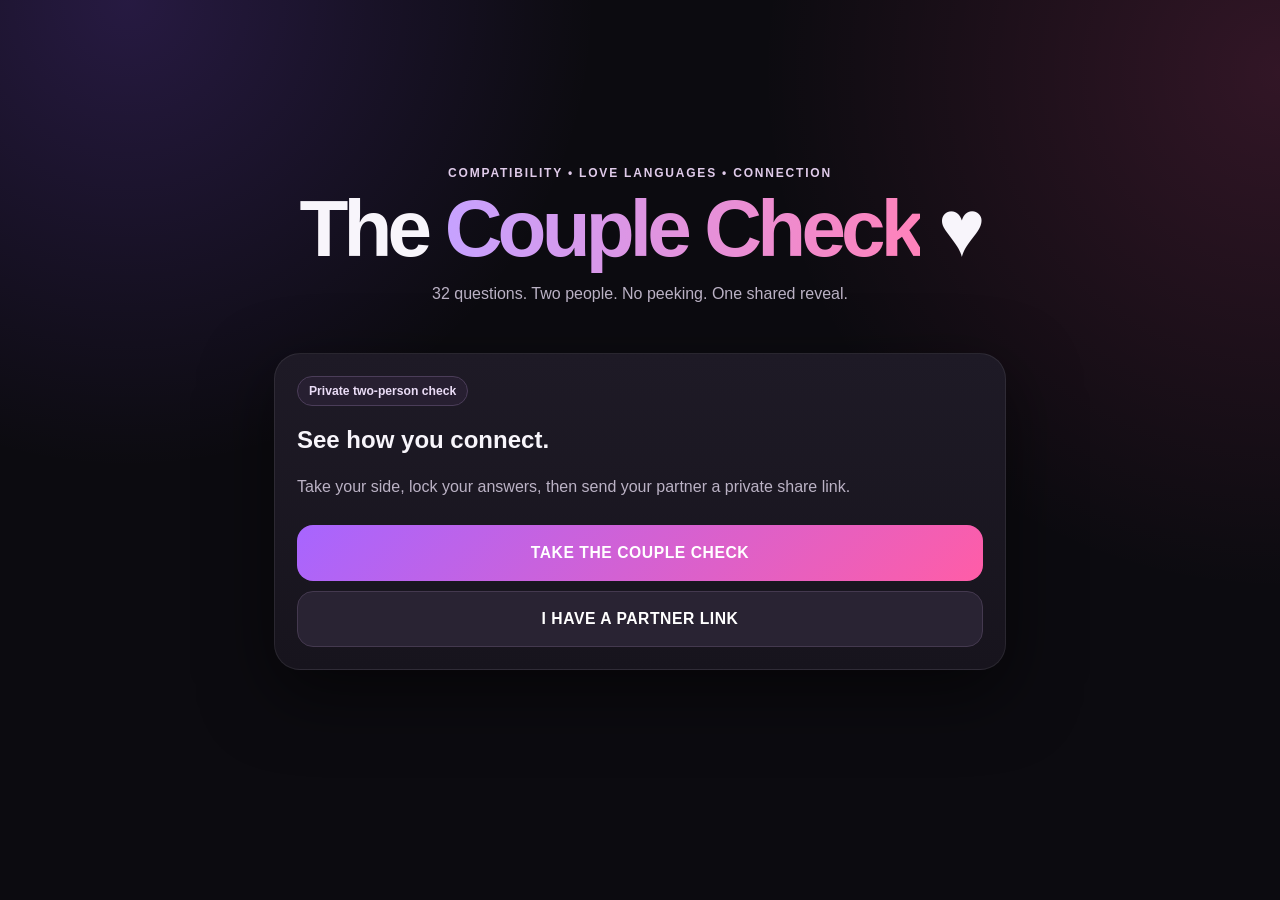
<file: index.html>
<!doctype html><html lang="en"><head><meta charset="utf-8"><meta name="viewport" content="width=device-width,initial-scale=1,viewport-fit=cover"><meta name="theme-color" content="#0c0b10"><meta name="apple-mobile-web-app-capable" content="yes"><meta name="apple-mobile-web-app-status-bar-style" content="black-translucent"><title>The Couple Check ♥</title><link rel="manifest" href="./manifest.webmanifest"><link rel="icon" href="./icon.svg" type="image/svg+xml"><link rel="apple-touch-icon" href="./icon.svg"><style>:root{--bg:#0c0b10;--card:#1b1922;--text:#f8f5fb;--muted:#bbb2c5;--a:#a765ff;--b:#ff5da7;--line:#3a3342}*{box-sizing:border-box}body{margin:0;min-height:100vh;background:radial-gradient(circle at 10% 0,#8c52ff35,transparent 32%),radial-gradient(circle at 100% 8%,#ff4f9d28,transparent 34%),var(--bg);color:var(--text);font-family:-apple-system,BlinkMacSystemFont,"Segoe UI",sans-serif}.wrap{width:min(760px,100%);margin:auto;padding:20px 14px calc(72px + env(safe-area-inset-bottom))}.screen{min-height:calc(100vh - 92px);display:flex;flex-direction:column;justify-content:center}.hero{text-align:center;margin-bottom:18px}.eyebrow,.kicker{font-size:.75rem;font-weight:900;letter-spacing:.15em;text-transform:uppercase;color:#e0cbea}.hero h1{font-size:clamp(2.7rem,11vw,5rem);line-height:.92;letter-spacing:-.06em;margin:12px 0}.grad{background:linear-gradient(90deg,#c6a2ff,#ff82ba);-webkit-background-clip:text;color:transparent}.sub,.tiny{color:var(--muted);line-height:1.6}.tiny{font-size:.82rem}.card{background:linear-gradient(180deg,#1e1a26,#17141d);border:1px solid #ffffff14;border-radius:26px;padding:22px;box-shadow:0 24px 70px #0008;margin:12px 0}.btn,.option,.rate{appearance:none;-webkit-appearance:none;-webkit-tap-highlight-color:transparent}.btn{width:100%;border:0;border-radius:17px;padding:15px 18px;min-height:52px;margin-top:10px;font-size:.98rem;font-weight:850;color:#fff;background:linear-gradient(135deg,var(--a),var(--b));cursor:pointer}.btn.alt{background:#292333;border:1px solid #44394f}.btn.ghost{background:#ffffff05;border:1px solid var(--line);color:#d9cfdf}.btn:disabled{opacity:.4}.row{display:flex;gap:10px}.row .btn{flex:1}.input{width:100%;padding:15px;border-radius:15px;border:1px solid #403747;background:#100f15;color:#fff;font-size:1rem}.pill{display:inline-block;padding:7px 11px;border-radius:999px;background:#271f31;border:1px solid #4b3d59;color:#eadcf6;font-size:.76rem;font-weight:800}.top{display:flex;align-items:center;gap:10px;margin-bottom:16px}.back{border:0;background:transparent;color:#cfc2d8;font-weight:800;padding:8px}.pb{flex:1}.meta{display:flex;justify-content:space-between;color:var(--muted);font-size:.72rem;font-weight:800;text-transform:uppercase}.prog,.bar{height:8px;background:#292331;border-radius:99px;overflow:hidden;margin-top:7px}.prog i,.bar i{display:block;height:100%;background:linear-gradient(90deg,var(--a),var(--b));transition:width .25s}.q{font-size:clamp(1.55rem,6vw,2.25rem);line-height:1.14;letter-spacing:-.03em;margin:15px 0}.opts{display:grid;gap:10px}.option{display:flex;align-items:flex-start;gap:12px;width:100%;text-align:left;padding:15px;border-radius:18px;border:1px solid #393240;background:#121017;color:#fff;font-size:1rem;line-height:1.35}.option.sel{border-color:#bc7dff;background:#271a34;box-shadow:0 0 0 2px #a765ff22 inset}.badge{flex:0 0 30px;height:30px;border-radius:10px;background:#2b2437;display:grid;place-items:center;font-weight:850}.option.sel:after{content:'✓';margin-left:auto;width:26px;height:26px;border-radius:50%;display:grid;place-items:center;background:linear-gradient(135deg,var(--a),var(--b));font-weight:900}.ratings{display:grid;grid-template-columns:repeat(5,1fr);gap:7px}.rate{min-height:48px;border-radius:13px;border:1px solid #393240;background:#121017;color:#fff;font-weight:850}.rate.sel{background:#603a76;border-color:#c486ff}.anchors{display:flex;justify-content:space-between;color:var(--muted);font-size:.72rem;margin-top:8px}.code{word-break:break-all;background:#0f0e13;border:1px dashed #594a68;padding:13px;border-radius:14px;font:12px ui-monospace,monospace;line-height:1.5}.score{font-size:clamp(5rem,25vw,8rem);font-weight:950;letter-spacing:-.08em;line-height:.9;text-align:center}.grid{display:grid;grid-template-columns:repeat(2,1fr);gap:10px}.scorebox,.compare,.challenge{padding:16px;border-radius:18px;border:1px solid #3c3444;background:#121017}.scorebox strong{font-size:1.65rem}.compare{margin-top:10px}.compare .who{display:grid;grid-template-columns:1fr 1fr;gap:8px;margin-top:9px}.answer{padding:10px;border-radius:12px;background:#211a29;font-size:.86rem}.challenge{margin-top:10px;background:#1d1624}.challenge strong{display:block;margin-bottom:6px}.qa{position:fixed;z-index:50;right:10px;bottom:10px;width:min(330px,calc(100vw - 20px));background:#100d14f2;border:1px solid #9f6bd4;border-radius:18px;padding:12px;box-shadow:0 20px 60px #000}.qa h3{margin:0 0 6px}.qa .row{display:grid;grid-template-columns:1fr 1fr}.qa .btn{min-height:40px;padding:9px;font-size:.78rem;margin-top:6px}.hidden{display:none!important}@media(max-width:560px){.wrap{padding:14px 11px 70px}.card{padding:18px;border-radius:22px}.grid{grid-template-columns:1fr}.row{flex-direction:column;gap:0}.who{grid-template-columns:1fr!important}.screen{min-height:calc(100vh - 84px)}}@media(prefers-reduced-motion:reduce){*{transition:none!important}}</style></head><body><main id="app" class="wrap"></main><div id="qa" class="qa hidden"></div><script>
const Q=[
{c:'Communication',t:'mc',q:'When something is bothering you, what feels healthiest?',o:['Talk about it fairly soon','Take a little time, then talk','Wait until my partner notices','Avoid it unless it becomes serious']},{c:'Communication',t:'multi',q:'What helps you feel heard in a serious conversation?',o:['Eye contact and full attention','Questions that show curiosity','Validation before advice','A calm tone','A clear solution or next step']},{c:'Communication',t:'rate',q:'How important is frequent communication throughout the day?'},{c:'Communication',t:'situ',q:'Situation: You send an important message and your partner does not reply for several hours. What is most like your first reaction?',o:['Assume they are busy and wait','Send a light follow-up','Check on them','Feel uneasy but wait to discuss it','Call or message again for reassurance']},
{c:'Trust',t:'mc',q:'How much independence feels right in a relationship?',o:['A lot; trust and autonomy matter','A balance of togetherness and independence','Mostly doing things together','Frequent reassurance and check-ins']},{c:'Trust',t:'moreless',q:'Which statement is MORE like you?',o:['I trust until I have a concrete reason not to','I feel safest when expectations and boundaries are very explicit']},{c:'Trust',t:'multi',q:'Which behaviors make you feel secure in a relationship?',o:['Consistency','Honesty even when awkward','Following through','Respecting privacy','Including me in important parts of life']},{c:'Trust',t:'situ',q:'Situation: Your partner makes new friends you have never met. What feels most natural?',o:['I am comfortable and let it unfold','I am curious and would like to meet them','I want some context and reassurance','I would feel uncomfortable until I know more']},
{c:'Affection',t:'rate',q:'How much everyday physical affection do you ideally want?',a:'Very little',b:'Very frequent'},{c:'Affection',t:'mc',q:'What makes romance feel most meaningful?',o:['Thoughtful small gestures','Planned dates and experiences','Participating in bonding activities','Deep conversation','Physical closeness']},{c:'Affection',t:'moreless',q:'Which is MORE like you?',o:['I enjoy spontaneous affection throughout ordinary days','Affection feels best when I am already relaxed and emotionally connected']},{c:'Affection',t:'situ',q:'Situation: You have both had an exhausting day. What would make you feel closest?',o:['Cuddle or hold each other','Talk and decompress together','Doing an activity together','Do something thoughtful for each other','Give each other space, then reconnect']},
{c:'Lifestyle',t:'mc',q:'Your ideal free weekend is…',o:['Mostly relaxing together','Going out and trying something new','A mix of plans and downtime','Doing our own things, then reconnecting']},{c:'Lifestyle',t:'multi',q:'Which shared-life habits matter most to you?',o:['Regular date time','Shared hobbies','Time with friends or family','Personal alone time','Spontaneous adventures']},{c:'Lifestyle',t:'rate',q:'How important is having similar social-energy levels?',a:'Not important',b:'Very important'},{c:'Lifestyle',t:'situ',q:'Situation: You unexpectedly get an entire Saturday together. What sounds best?',o:['Make plans and go somewhere','Stay home and relax together','Do one activity, then relax','Each do your own thing for part of the day']},
{c:'Future',t:'mc',q:'When thinking long-term, you prefer…',o:['Clear shared goals and timelines','A direction with room to adapt','Taking life year by year','I do not like planning far ahead']},{c:'Future',t:'rate',q:'How important is it that a serious couple shares a clear vision for the future?',a:'Not important',b:'Essential'},{c:'Future',t:'multi',q:'Which future topics feel important to align on?',o:['Where to live','Career priorities','Marriage or commitment expectations','Children or family structure','Travel and life experiences']},{c:'Future',t:'situ',q:'Situation: One partner gets an exciting opportunity that could significantly change your shared routine. What should happen first?',o:['Talk through how it affects both people','Encourage them to take it, then adjust','Make a pros-and-cons plan together','Protect the current relationship routine unless both strongly agree']},
{c:'Conflict',t:'mc',q:'After an argument, what helps you reconnect?',o:['A calm conversation and resolution','Affection and reassurance','A sincere apology plus changed behavior','Space first, then reconnect']},{c:'Conflict',t:'moreless',q:'Which is MORE like you during conflict?',o:['I want to stay engaged until we understand each other','I communicate better after I have time to cool down']},{c:'Conflict',t:'rate',q:'How important is resolving a disagreement before going to sleep?',a:'Not important',b:'Very important'},{c:'Conflict',t:'situ',q:'Situation: Your partner says something that hurts you but insists they did not mean it that way. What matters most next?',o:['They understand the impact','I understand their intent','We both explain our perspective','We pause before either person gets more defensive']},
{c:'Intimacy',t:'mc',q:'Emotional intimacy grows most through…',o:['Honest vulnerable conversation','Quality time and shared experiences','Physical affection','Helping each other through real life']},{c:'Intimacy',t:'multi',q:'What makes you feel emotionally close?',o:['Sharing fears or insecurities','Laughing and being playful','Physical closeness','Feeling accepted without judgment','Being supported during stress']},{c:'Intimacy',t:'rate',q:'How important is keeping dating energy alive in a long-term relationship?',a:'Not important',b:'Essential'},{c:'Intimacy',t:'situ',q:'Situation: You notice you have felt less connected lately. What would you most want to do first?',o:['Plan intentional quality time','Talk openly about the distance','Increase everyday affection','Do something new together']},
{c:'Love Style',t:'mc',q:'After a hard day, what would make you feel most loved?',o:['Encouraging words','Undivided time together','Help with something practical','A long hug or cuddle','A thoughtful little surprise'],lm:true},{c:'Love Style',t:'multi',q:'Select every gesture that strongly says “I love you” to you.',o:['Specific compliments or appreciation','Uninterrupted time together','Doing something helpful without being asked','Hugs or affectionate touch','A meaningful gift or surprise'],lm:true},{c:'Love Style',t:'moreless',q:'Which is MORE like you?',o:['I feel especially loved when my partner makes focused time for me','I feel especially loved when my partner notices what needs doing and helps'],lm:true},{c:'Love Style',t:'situ',q:'Situation: Your partner wants to make you feel special this week. Which choice would land best?',o:['Write or say something deeply appreciative','Plan uninterrupted time together','Take something stressful off my plate','Be especially physically affectionate','Bring me something thoughtful that shows they noticed me'],lm:true}];
let i=0,A=[],name='',P=null,ME=null,qaMode=new URLSearchParams(location.search).get('qa')==='1';const PROG='couple_progress_v2';function saveProg(){try{localStorage.setItem(PROG,JSON.stringify({i,A,name,P,ts:Date.now()}))}catch{}}function clearProg(){try{localStorage.removeItem(PROG)}catch{}}function getProg(){try{const p=JSON.parse(localStorage.getItem(PROG)||'null');return p&&Date.now()-p.ts<604800000?p:null}catch{return null}}function resumeScreen(p){app.innerHTML='<section class=screen><div class=card><div class=kicker>Welcome back ♥</div><h2>Your answers are still here.</h2><p class=sub>Resume around question '+Math.min(32,(p.i||0)+1)+' or start over.</p>'+B('Resume Couple Check','resume')+B('Start over','discard','alt')+'</div></section>'}const app=document.querySelector('#app');
const enc=o=>btoa(unescape(encodeURIComponent(JSON.stringify(o)))).replace(/\+/g,'-').replace(/\//g,'_').replace(/=+$/,'');const dec=s=>{s=s.replace(/-/g,'+').replace(/_/g,'/');while(s.length%4)s+='=';return JSON.parse(decodeURIComponent(escape(atob(s))))};const base=()=>location.href.split('?')[0].split('#')[0];const B=(t,a,z='')=>`<button class="btn ${z}" data-a="${a}">${t}</button>`;
function home(){app.innerHTML=`<section class=screen><div class=hero><div class=eyebrow>Compatibility • Love Languages • Connection</div><h1>The <span class=grad>Couple Check</span> ♥</h1><p class=sub>32 questions. Two people. No peeking. One shared reveal.</p></div><div class=card><span class=pill>Private two-person check</span><h2>See how you connect.</h2><p class=sub>Take your side, lock your answers, then send your partner a private share link.</p>${B('Take the Couple Check','name')}${B('I have a partner link','join','alt')}</div></section>`}
function nameScreen(){app.innerHTML=`<section class=screen><div class=card><div class=kicker>${P?'Partner 2':'Partner 1'}</div><h2>Who’s owning these answers?</h2>${P?`<p class=sub>You’re checking in with <b>${P.n}</b>. Their answers stay hidden until you lock yours.</p>`:'<p class=sub>Use a first name or nickname.</p>'}<input class=input id=n maxlength=24 placeholder="Name or nickname">${B('Start the check','start')}${B('Back','home','ghost')}</div></section>`}
function qScreen(){let q=Q[i],a=A[i],hint=q.t==='multi'?'Select all that apply.':q.t==='rate'?'Choose from 1 to 5.':q.t==='moreless'?'Choose the statement more like you.':'';let opts=q.t==='rate'?`<div class=ratings>${[1,2,3,4,5].map(n=>`<button class="rate ${a===n?'sel':''}" data-p="${n}">${n}</button>`).join('')}</div><div class=anchors><span>${q.a||'Low'}</span><span>${q.b||'High'}</span></div>`:q.o.map((x,j)=>`<button class="option ${(q.t==='multi'?Array.isArray(a)&&a.includes(j):a===j)?'sel':''}" data-p="${j}"><span class=badge>${String.fromCharCode(65+j)}</span><span>${x}</span></button>`).join('');app.innerHTML=`<section class=screen style="justify-content:flex-start"><div class=top><button class=back data-a=back>← Back</button><div class=pb><div class=meta><span>${q.c}</span><span>${i+1} / ${Q.length}</span></div><div class=prog><i style="width:${(i+1)/Q.length*100}%"></i></div></div></div><div class=card><div class=kicker>${q.t==='multi'?'Select all that apply':'Own your answer'}</div><h2 class=q>${q.q}</h2>${hint?`<p class=tiny>${hint}</p>`:''}<div class=opts>${opts}</div>${B(i===Q.length-1?'Review & lock':'Next →','next',valid(a)?'':'disabled')}</div></section>`;if(!valid(a))app.querySelector('[data-a=next]').disabled=true}
function valid(a){return a!==undefined&&(!Array.isArray(a)||a.length>0)}function start(){name=document.querySelector('#n').value.trim();if(!name)return;A=[];i=0;saveProg();qScreen()}function next(){if(!valid(A[i]))return;if(i<Q.length-1){i++;saveProg();qScreen()}else lock()}function back(){if(i){i--;saveProg();qScreen()}else nameScreen()}
function lock(){app.innerHTML=`<section class=screen><div class=card><div class=kicker>Final check</div><h2>Ready to lock it in?</h2><p class=sub>Once these answers are locked, this run moves forward to the private share/reveal flow.</p>${B('Lock my answers','locked')}${B('Go back','q','alt')}</div></section>`}
function locked(){ME={n:name,a:A};if(!P){let share=base()+'?partner='+encodeURIComponent(enc(ME));app.innerHTML=`<section class=screen><div class=card><div class=kicker>Answers locked</div><h2>Your move is done.</h2><p class=sub>Your answers are packaged into the private partner link. Your partner completes their side before anything is revealed.</p><div class=challenge><strong>Partner Share Link</strong><div class=code id=share>${share}</div></div>${B('Share partner link','share')}${B('Copy partner link','copy','alt')}<div class=challenge><strong>Reveal status</strong><span class=tiny>Waiting for your partner to own their answers.</span></div></div></section>`}else ready()}
function ready(){app.innerHTML=`<section class=screen><div class=card><div class=kicker>Both partners submitted</div><h2>Both answers are locked.</h2><p class=sub>No changing them. No peeking early. The shared reveal is ready.</p>${B('Reveal our Couple Check ♥','results')}</div></section>`}
function pair(q,a,b){if(q.t==='multi'){let x=a||[],y=b||[],u=new Set(x.concat(y)),m=x.filter(v=>y.includes(v)).length;return u.size?Math.round(m/u.size*100):100}if(q.t==='rate')return Math.max(0,100-Math.abs(a-b)*25);return a===b?100:50}function txt(q,a){if(q.t==='rate')return String(a);if(q.t==='multi')return (a||[]).map(x=>q.o[x]).join(', ');return q.o[a]}
function results(){let cats={},scores=[];Q.forEach((q,k)=>{let s=pair(q,ME.a[k],P.a[k]);scores.push(s);(cats[q.c]??=[]).push(s)});let overall=Math.round(scores.reduce((a,b)=>a+b,0)/scores.length),areas=Object.keys(cats).filter(k=>k!=='Love Style').map(k=>[k,Math.round(cats[k].reduce((a,b)=>a+b,0)/cats[k].length)]).sort((a,b)=>b[1]-a[1]);let comps=Q.map((q,k)=>({q,k,s:pair(q,ME.a[k],P.a[k])})).sort((a,b)=>a.s-b.s);let reveal=base()+'?reveal='+encodeURIComponent(enc({p1:P,p2:ME}));let tasks=['Compare the two answers that surprised each of you most and explain why.','Plan one hour of uninterrupted quality time this week with phones away.','Each name one behavior that makes you feel especially secure and appreciated.','Choose one small relationship habit you both want to practice for the next seven days.','Plan a date that combines one person’s preferred style with the other person’s preferred style.'];app.innerHTML=`<section class=screen style="justify-content:flex-start"><div class=hero><div class=eyebrow>${P.n} + ${ME.n}</div><h1>The <span class=grad>Reveal</span> ♥</h1></div><div class=card><div class=kicker>Compatibility result</div><div class=score>${overall}%</div><p class=sub>${overall>=80?'Strong overall alignment with enough differences to keep the relationship dynamic.':overall>=65?'Meaningful common ground, with a few areas worth talking through intentionally.':'More contrast than overlap, making curiosity and clear communication especially useful.'}</p></div><div class=card><div class=kicker>Compatibility by area</div><div class=grid>${areas.map(x=>`<div class=scorebox><span class=tiny>${x[0]}</span><br><strong>${x[1]}%</strong><div class=bar><i style="width:${x[1]}%"></i></div></div>`).join('')}</div></div><div class=card><div class=kicker>Answer comparison</div><h2>Where you matched — and where you didn’t</h2>${comps.slice(0,5).map(x=>`<div class=compare><strong>${x.q.q}</strong><div class=who><div class=answer><span class=tiny>${P.n}</span><br>${txt(x.q,P.a[x.k])}</div><div class=answer><span class=tiny>${ME.n}</span><br>${txt(x.q,ME.a[x.k])}</div></div></div>`).join('')}</div><div class=card><div class=kicker>Relationship insight</div><h2>Strongest alignment: ${areas[0][0]}</h2><p class=sub>Your answers lined up most consistently here.</p><h2>Best conversation starter: ${areas[areas.length-1][0]}</h2><p class=sub>This is where your answers differed most. Compare expectations without assuming either answer is wrong.</p></div><div class=card><div class=kicker>What happens next</div><h2>Your Couple Challenges</h2><p class=sub>Turn the reveal into something you actually do together.</p>${tasks.map((t,j)=>`<div class=challenge><strong>${j+1}. Couple Challenge</strong>${t}</div>`).join('')}</div><div class=card><div class=kicker>Shared reveal</div><h2>Send the finished result back.</h2><div class=code id=reveal>${reveal}</div>${B('Share our reveal ♥','shareReveal')}${B('Copy reveal link','copyReveal','alt')}</div>${B('Take it again','reset','ghost')}</section>`}
function loadReveal(o){P=o.p1;ME=o.p2;results()}function join(){let v=prompt('Paste your Couple Check partner link or code');if(!v)return;try{let token=v.includes('partner=')?new URL(v).searchParams.get('partner'):v;P=dec(token);nameScreen()}catch(e){alert('That partner link/code could not be read.') }}function copy(id){navigator.clipboard?.writeText(document.querySelector(id).textContent)}function share(url,text){navigator.share?navigator.share({title:'The Couple Check',text,url}).catch(()=>{}):navigator.clipboard?.writeText(url)}function reset(){location.href=base()+(qaMode?'?qa=1':'')}
function fake(seed=0){return Q.map((q,k)=>q.t==='multi'?[((k+seed)%q.o.length),((k+seed+2)%q.o.length)].filter((v,n,a)=>a.indexOf(v)===n):q.t==='rate'?1+((k+seed)%5):(k+seed)%q.o.length)}function qa(){let box=document.querySelector('#qa');box.classList.remove('hidden');box.innerHTML=`<h3>Couple Check QA</h3><div class=tiny>Jump through the full two-person flow without answering 32 questions manually.</div><div class=row>${B('Home','qaHome','ghost')}${B('Question 16','qaQ','ghost')}${B('P1 locked','qaP1','ghost')}${B('Both locked','qaBoth','ghost')}${B('Results','qaResults','ghost')}${B('Reload clean','reset','ghost')}</div>`}
app.onclick=e=>{let p=e.target.closest('[data-p]');if(p){let q=Q[i],v=+p.dataset.p;if(q.t==='multi'){let a=Array.isArray(A[i])?A[i].slice():[],k=a.indexOf(v);k>-1?a.splice(k,1):a.push(v);A[i]=a}else A[i]=v;saveProg();qScreen();return}let a=e.target.closest('[data-a]')?.dataset.a;if(!a)return;if(a==='name'){P=null;nameScreen()}else if(a==='home')home();else if(a==='join')join();else if(a==='start')start();else if(a==='next')next();else if(a==='back')back();else if(a==='q')qScreen();else if(a==='locked'){clearProg();locked();}else if(a==='share'){let u=document.querySelector('#share').textContent;share(u,'Take your side of The Couple Check ♥')}else if(a==='copy')copy('#share');else if(a==='results')results();else if(a==='shareReveal'){let u=document.querySelector('#reveal').textContent;share(u,'Our Couple Check reveal is ready ♥')}else if(a==='copyReveal')copy('#reveal');else if(a==='resume'){let p=getProg();if(p){i=p.i||0;A=p.A||[];name=p.name||'';P=p.P||null;qScreen()}else home()}else if(a==='discard'){clearProg();i=0;A=[];name='';P=null;home()}else if(a==='reset'){clearProg();reset();}else if(a==='qaHome')home();else if(a==='qaQ'){P=null;name='QA Partner 1';A=fake(0);i=15;qScreen()}else if(a==='qaP1'){P=null;name='QA Partner 1';A=fake(0);locked()}else if(a==='qaBoth'){P={n:'QA Partner 1',a:fake(0)};name='QA Partner 2';A=fake(1);ME={n:name,a:A};ready()}else if(a==='qaResults'){P={n:'QA Partner 1',a:fake(0)};ME={n:'QA Partner 2',a:fake(1)};results()}};
(function(){let s=new URLSearchParams(location.search),r=s.get('reveal'),p=s.get('partner');try{if(r){loadReveal(dec(r))}else if(p){P=dec(p);nameScreen()}else{let g=getProg();g?resumeScreen(g):home()}}catch(e){home()}if(qaMode)qa()})();
</script><script src="./couple-spark.js"></script><script src="./results-reveal-2.js"></script><script src="./share-ux-2.js"></script><script src="./pwa-2.js"></script></body></html>
</file>
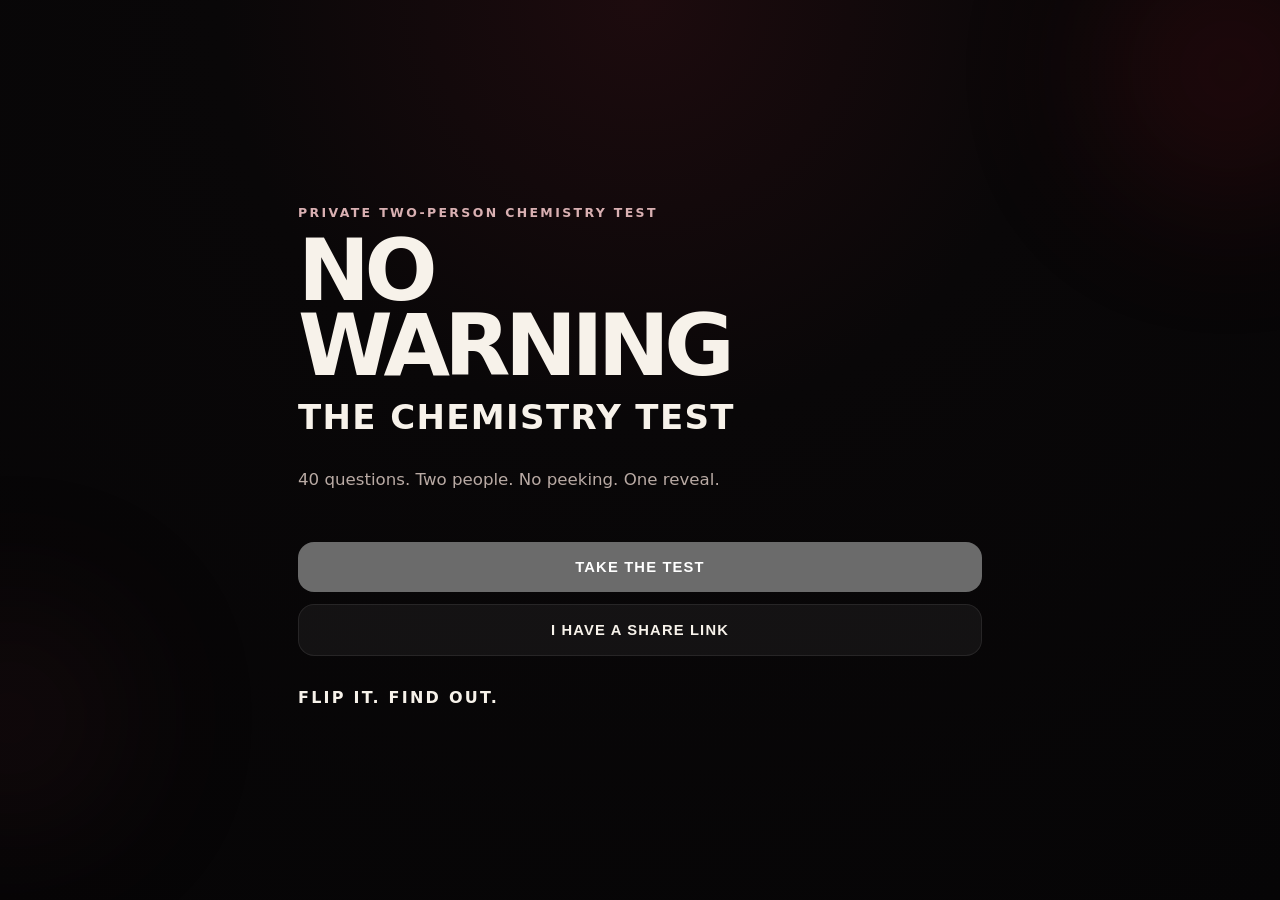
<file: no-warning/index.html>
<!doctype html>
<html lang="en">
<head>
  <meta charset="utf-8" />
  <meta name="viewport" content="width=device-width,initial-scale=1,viewport-fit=cover" />
  <meta name="theme-color" content="#120708" />
  <meta name="apple-mobile-web-app-capable" content="yes" />
  <meta name="apple-mobile-web-app-status-bar-style" content="black-translucent" />
  <meta name="apple-mobile-web-app-title" content="NO WARNING" />
  <title>NO WARNING — The Chemistry Test</title>
  <link rel="manifest" href="./manifest.webmanifest" />
  <link rel="icon" href="./icons/icon.svg" type="image/svg+xml" />
  <link rel="stylesheet" href="./styles.css" />
</head>
<body>
  <div class="ambient ambient-one"></div>
  <div class="ambient ambient-two"></div>
  <main id="app" class="app-shell" aria-live="polite"></main>
  <script type="module" src="./js/app.js"></script>
</body>
</html>
</file>
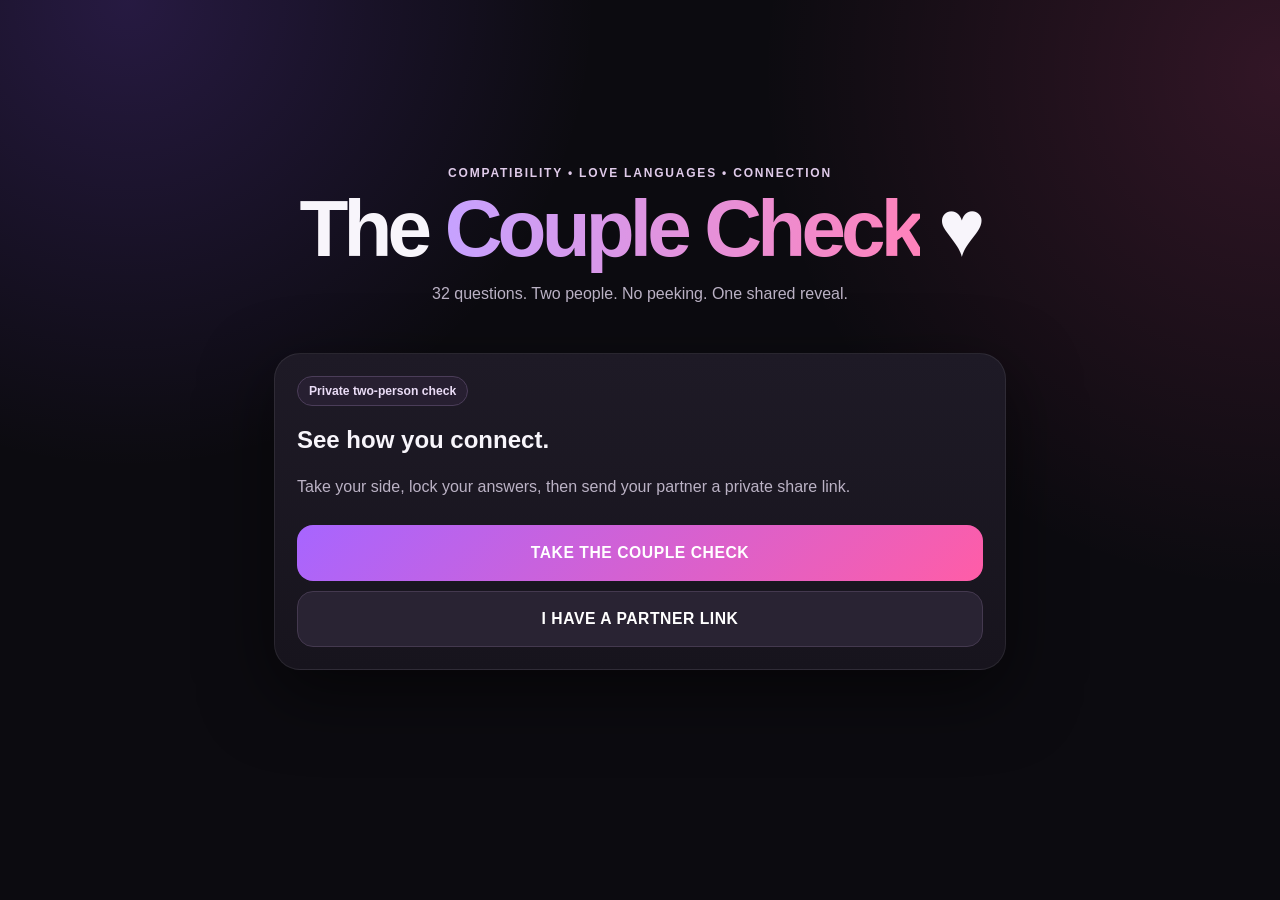
<file: app.html>
<!doctype html><html lang="en"><head><meta charset="utf-8"><meta name="viewport" content="width=device-width,initial-scale=1,viewport-fit=cover"><meta name="theme-color" content="#0c0b10"><meta name="application-name" content="The Couple Check"><meta name="apple-mobile-web-app-capable" content="yes"><meta name="apple-mobile-web-app-status-bar-style" content="black-translucent"><meta name="apple-mobile-web-app-title" content="Couple Check"><link rel="manifest" href="manifest.webmanifest"><link rel="icon" href="icon.svg" type="image/svg+xml"><title>The Couple Check ♥</title><style>html,body{margin:0;width:100%;height:100%;background:#0c0b10}iframe{display:block;border:0;width:100%;height:100dvh;background:#0c0b10}</style></head><body><iframe id="coupleApp" src="./index.html" title="The Couple Check"></iframe><script>if('serviceWorker' in navigator){window.addEventListener('load',function(){navigator.serviceWorker.register('./sw.js').catch(function(e){console.warn('Service worker registration failed',e)})})}</script></body></html>
</file>
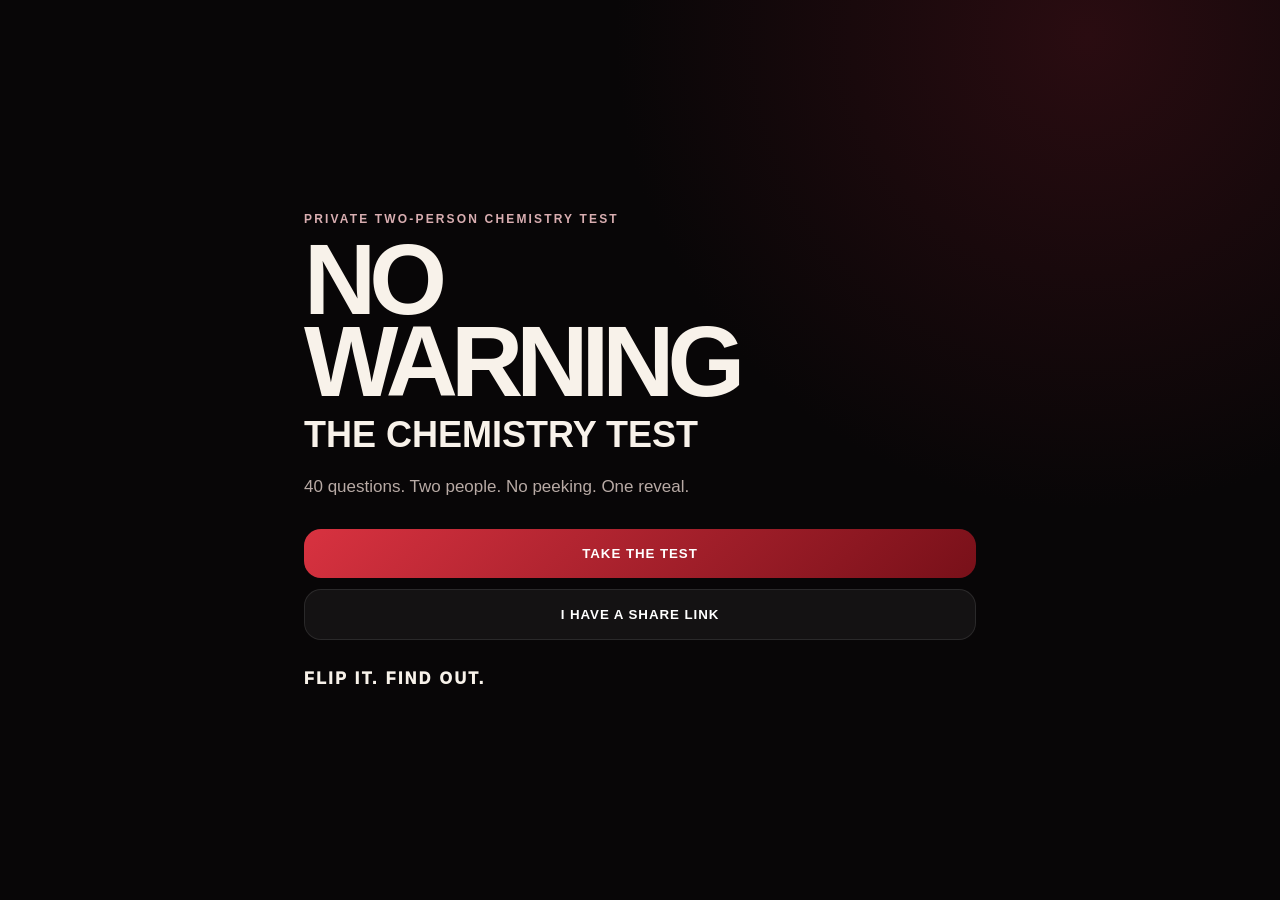
<file: no-warning-preview.html>
<!doctype html><html><head><meta charset="utf-8"><meta name="viewport" content="width=device-width,initial-scale=1,viewport-fit=cover"><meta name="theme-color" content="#080607"><title>NO WARNING — The Chemistry Test</title><style>*{box-sizing:border-box}body{margin:0;background:radial-gradient(circle at 85% 4%,#2a0c11,#080607 34%);color:#f8f2ea;font-family:-apple-system,BlinkMacSystemFont,"Segoe UI",sans-serif;min-height:100vh}#app{max-width:720px;margin:auto;padding:24px;min-height:100vh}.s{min-height:calc(100vh - 48px);display:flex;flex-direction:column;justify-content:center}.e{font-size:12px;font-weight:900;letter-spacing:.18em;text-transform:uppercase;color:#d9aeb1}.brand{font-size:clamp(58px,18vw,100px);line-height:.82;letter-spacing:-.07em;margin:12px 0}.sub{font-size:clamp(22px,7vw,36px);font-weight:900}.p{color:#b8aaa5;line-height:1.6;font-size:17px}.tag{font-weight:950;letter-spacing:.15em;margin-top:30px}.card{border:1px solid #ffffff18;background:#ffffff09;border-radius:26px;padding:24px}.b{width:100%;border:0;border-radius:17px;padding:17px;margin-top:11px;font-weight:900;letter-spacing:.07em;text-transform:uppercase;color:#fff;background:linear-gradient(135deg,#d83240,#781019)}.b.alt{background:#ffffff0d;border:1px solid #ffffff18}.input{width:100%;padding:17px;border-radius:16px;border:1px solid #ffffff18;background:#0b0809;color:#fff;font-size:17px}.top{display:flex;gap:10px;align-items:center;margin-bottom:18px}.back{border:0;background:transparent;color:#b8aaa5;font-weight:800}.pb{flex:1}.meta{display:flex;justify-content:space-between;color:#b8aaa5;font-size:11px;text-transform:uppercase}.prog{height:7px;background:#ffffff12;border-radius:99px;overflow:hidden;margin-top:7px}.prog i{display:block;height:100%;background:#d83240}.q{font-size:clamp(27px,7vw,42px);line-height:1.05;letter-spacing:-.04em;margin:10px 0 22px}.opts{display:grid;gap:10px}.o{border:1px solid #ffffff18;background:#ffffff09;color:#fff;text-align:left;padding:16px;border-radius:16px;font-size:16px}.o.sel{border-color:#ce2c3a;background:#9f172338}.big{font-size:clamp(36px,10vw,56px);line-height:.94;letter-spacing:-.05em}.score{font-size:clamp(82px,25vw,132px);font-weight:950;letter-spacing:-.08em}.dim{display:flex;justify-content:space-between;padding:14px 0;border-bottom:1px solid #ffffff18}.sec{margin-top:30px}.sec h3{font-size:12px;color:#d9aeb1;letter-spacing:.16em}.ch{margin-top:12px;padding:18px;border:1px solid #ffffff18;border-radius:18px;background:#ffffff09;line-height:1.5}.ch strong{display:block;margin-bottom:8px}.rule{margin-top:20px;padding:16px;border-left:3px solid #cc2d3b;border-radius:12px;background:#9f17231a;line-height:1.5}</style></head><body><main id="app"></main><script>const Q=[['First Spark','What usually creates the first real spark for you?',['Eye contact that lingers','Easy conversation','Playful teasing','Physical presence','A surprising shared interest']],['First Spark','When you are interested in someone, what gives you away first?',['More eye contact','Finding reasons to talk','More teasing','Getting quieter','More physical expression']],['First Spark','Would you rather feel an instant spark or a slow-building pull?',['Instant spark','Slow-building pull']],['First Spark','What makes somebody immediately more attractive to you?',['Confidence','Humor','Warmth','Mystery','Intelligence']],['First Spark','Which signs make you think chemistry might be mutual?',['Longer eye contact','Fast replies','Inside jokes','Finding excuses to be close','Remembering small details','Playful physical contact']],['First Spark','You meet someone and the vibe is unexpectedly strong. What is your instinct?',['Lean into it immediately','Keep it playful and test the vibe','Let them show interest first','Slow down and learn more']],['First Spark','How important is physical attraction at the very beginning?',['Essential','Very important','Important but not enough alone','Connection matters more','It can grow later']],['Flirting','Your natural flirting style is closest to…',['Direct','Playful','Subtle','Bold','I make them wonder']],['Flirting','The conversation gets flirty over text. What do you do?',['Turn it up','Match their energy','Drop one bold line and disappear','Keep it teasing','Wait for them to push it']],['Flirting','Would you rather receive a bold compliment or a subtle one?',['Bold compliment','Subtle compliment']],['Flirting','What kind of flirting works on you?',['Teasing','Compliments','Eye contact','Playful challenges','Voice notes','Suggestive jokes','Unexpected check-ins']],['Flirting','Who should usually make the first move?',['Me','Them','Whoever feels it first','I like a back-and-forth buildup']],['Flirting','How much do you enjoy anticipation?',['A lot — buildup is half the fun','Some — do not drag it out','A little — I prefer directness','Not much']],['Flirting','They send a message with a double meaning. Your move?',['Answer with a better one','Pretend not to notice, then circle back','Call it out directly','Send an emoji and make them work']],['Physical Chemistry','What creates the most physical tension for you?',['Eye contact','Being close without touching','A confident touch','A low voice or whisper','Knowing attraction is mutual']],['Physical Chemistry','Which kinds of affection feel naturally good to you?',['Holding hands','Hugs','Kissing','Cuddling','Touching an arm or back','Sitting close','Playful physical contact']],['Physical Chemistry','How much does scent influence attraction for you?',['A lot','More than people realize','Somewhat','Not much','Almost not at all']],['Physical Chemistry','Would you rather have intense eye contact or effortless physical closeness?',['Intense eye contact','Effortless physical closeness']],['Physical Chemistry','You are sitting close and neither person moves away. What feels natural?',['Let the tension build','Close the distance','Say something playful','Wait for them to make the move']],['Physical Chemistry','Your ideal physical chemistry feels…',['Electric','Warm and affectionate','Playful','Slow and intense','Natural and effortless']],['Physical Chemistry','How comfortable are you with affectionate public touch?',['Very comfortable','Small doses','Depends on the setting','Mostly private','Very private']],['Mental & Emotional Chemistry','What makes conversation feel addictive?',['Humor','Depth','Curiosity','Fast banter','Feeling understood']],['Mental & Emotional Chemistry','Which things make you feel emotionally close?',['Honest conversations','Consistency','Shared humor','Feeling desired','Being listened to','Doing new things together','Quiet comfort']],['Mental & Emotional Chemistry','Would you rather be challenged or instantly understood?',['Challenge my thinking','Understand my thinking']],['Mental & Emotional Chemistry','How important is being able to talk about almost anything?',['Essential','Very important','Important','Nice to have','Not a major factor']],['Mental & Emotional Chemistry','You disagree on something meaningful. What draws you closer?',['Calm debate','Curious questions','Humor first','Direct honesty + reassurance','Space, then talk']],['Mental & Emotional Chemistry','What feels more intimate to you?',['Being fully understood','Being physically close','Being trusted with vulnerability','Laughing hard together','Being chosen consistently']],['Mental & Emotional Chemistry','What makes you feel wanted without somebody saying it?',['They initiate','They remember details','They make time','Their body language changes','They check on me','They flirt intentionally']],['Spontaneity & Boldness','How spontaneous are you when the vibe is right?',['Very','Pretty spontaneous','Depends on the person','I prefer warning','I like a plan']],['Spontaneity & Boldness','They text: “Be ready in an hour. I have an idea.” Your reaction?',["Say less. I'm ready.",'Ask one question, then go','Need a few details','Plan it another time']],['Spontaneity & Boldness','Would you rather plan an unforgettable night or let one happen?',['Plan it','Let it happen unexpectedly']],['Spontaneity & Boldness','Which spontaneous moves sound exciting?',['Late-night drive','Unexpected date','Random voice note','Surprise visit when invited','Trying somewhere new','Daring message','Changing plans']],['Spontaneity & Boldness','When attraction is obvious, how bold are you willing to be?',['Very bold','Bold if they match me','Playfully bold','More subtle','I need them to lead']],['Spontaneity & Boldness','You both keep hinting. What should happen next?',['Someone should say it','Keep teasing','Ask directly','Let actions answer']],['Spontaneity & Boldness','What makes a bold move attractive instead of too much?',['Confidence','Timing','Mutual signals','Humor','Respect for boundaries']],['Spontaneity & Boldness','How much do you enjoy being surprised by someone you trust?',['A lot','Usually','Sometimes','With warning','I prefer the plan']],['No Warning','No warning: they admit they have been thinking about you differently. Your response?',['Tell them where I stand','Make them explain','Tease them first','Make my interest obvious','I need a minute']],['No Warning','What kind of chemistry is hardest to ignore?',['Physical tension','Mental connection','Playful flirting','Emotional closeness','All of it at once']],['No Warning','Which things make you think, “Okay… this might actually be something”?',['Flirting feels different','We talk for hours','Physical tension is obvious','We keep choosing each other','We are unusually comfortable','We bring out boldness']],['No Warning','Final one. The chemistry is mutual. What happens next?',['Say it directly','Plan a real date','Keep the tension alive','Talk honestly about this','Stop overthinking and make a move']]];const M=[5,11,16,23,28,32,39];let i=0,A={},name='Player 1';const app=document.querySelector('#app');const B=(t,a,z='')=>`<button class="b ${z}" data-a="${a}">${t}</button>`;function home(){app.innerHTML=`<section class=s><div class=e>Private two-person chemistry test</div><h1 class=brand>NO<br>WARNING</h1><div class=sub>THE CHEMISTRY TEST</div><p class=p>40 questions. Two people. No peeking. One reveal.</p>${B('TAKE THE TEST','name')}${B('I HAVE A SHARE LINK','ready','alt')}<div class=tag>FLIP IT. FIND OUT.</div></section>`}function np(){app.innerHTML=`<section class=s><div class=card><div class=e>PLAYER 1</div><h2 class=big>WHO’S OWNING THESE ANSWERS?</h2><p class=p>Use a first name or nickname.</p><input class=input id=n placeholder="Name or nickname">${B('START THE TEST','start')}</div></section>`}function qp(){let q=Q[i],m=M.includes(i+1),a=A[i];app.innerHTML=`<section class=s><div class=top><button class=back data-a=back>← BACK</button><div class=pb><div class=meta><span>${q[0]}</span><span>${i+1} / 40</span></div><div class=prog><i style="width:${(i+1)*2.5}%"></i></div></div></div><div class=card><div class=e>${m?'SELECT ALL THAT APPLY':'OWN YOUR ANSWER'}</div><h2 class=q>${q[1]}</h2><div class=opts>${q[2].map((x,j)=>`<button class="o ${(m?Array.isArray(a)&&a.includes(j):a===j)?'sel':''}" data-p="${j}">${x}</button>`).join('')}</div>${B(i===39?'LOCK IT IN':'OWN IT →','next')}</div></section>`}function lock(){app.innerHTML=`<section class=s><div class=card><div class=e>FINAL CHECK</div><h2 class=big>READY TO OWN IT?</h2><p class=p>Once you lock these answers, you cannot change them.</p>${B('LOCK IT IN','links')}${B('GO BACK','q','alt')}</div></section>`}function links(){app.innerHTML=`<section class=s><div class=card><div class=e>ANSWERS LOCKED</div><h2 class=big>YOUR MOVE IS DONE.</h2><p class=p>This preview simulates the two-device Share/Reveal flow.</p><div class=ch><strong>SHARE LINK</strong>Secure share link appears here.</div><div class=ch><strong>REVEAL LINK</strong>Secure reveal link appears here.</div><div class=rule><strong>THEY HAVEN’T OWNED IT YET.</strong><br>Your answers are locked. Their move.</div>${B('SIMULATE PLAYER 2 FINISHING →','ready')}</div></section>`}function ready(){app.innerHTML=`<section class=s><div class=card><div class=e>BOTH PLAYERS SUBMITTED</div><h2 class=big>BOTH ANSWERS ARE LOCKED.</h2><p class=p>No changing them.<br>No explaining them away.</p><div class=tag>FLIP IT. FIND OUT.</div>${B('REVEAL OUR CHEMISTRY →','results')}</div></section>`}const C=(h,t)=>`<div class=ch><strong>${h}</strong>${t}</div>`;function results(){let d=[['🔥 Attraction',88],['😏 Flirting',91],['👀 Tension',94],['💋 Affection',79],['🧠 Mental Chemistry',84],['❤️ Connection',82],['🎲 Spontaneity',87]].map(x=>`<div class=dim><span>${x[0]}</span><strong>${x[1]}%</strong></div>`).join('');app.innerHTML=`<section class=s style="justify-content:flex-start"><div class=e>${name} + PLAYER 2</div><div class=score>87%</div><h2 class=big>THE TENSION IS REAL</h2><p class=p>Strong playful energy, clear attraction and enough shared rhythm to make the differences interesting.</p>${d}<div class=sec><h3>YOUR DYNAMIC</h3><p class=p>You match best when conversation has momentum and neither person has to force the vibe.</p></div><div class=sec><h3>THE MATCH</h3><p class=p>You share a preference for intentional flirting, mutual signals and chemistry that feels natural.</p></div><div class=sec><h3>THE SWITCH-UP</h3><p class=p>One of you is more likely to push the moment forward while the other enjoys anticipation.</p></div><div class=sec><h3>NO WARNING DISCOVERY</h3><p class=p>You both appear more open to spontaneous chemistry than either person might have guessed.</p></div><div class=sec><h3>🔥 PLAY IT OUT</h3>${C('🎙️ VOICE — AFTER HOURS','Send a 10–20 second voice note telling them something about them you find attractive but haven’t directly told them yet. End with: “Your turn.”')}${C('📸 PHOTO — NO CAPTION','Send a photo that represents the vibe you’d want for your next time together. No explanation initially. They have to guess what you mean.')}${C('💬 TEXT — DIFFERENT NOW','Send: “Tell me which answer made you look at me differently, include how and why. I’ll tell you mine after.”')}${C('🎥 VIDEO — READ MY FACE','Send a 5–10 second silent selfie video showing your reaction to one of their answers. They receive three guesses before you explain.')}${C('🎵 MUSIC — SOUNDTRACK US','Send one song representing the chemistry between you right now. Ask them to respond with 🔥 😏 ❤️ 👀 🤔 before you explain why.')}</div><div class=rule><strong>HARD PASS ALWAYS OVERRIDES THE CHALLENGE.</strong><br>Either person can pass. No penalty. No explanation required.<br><br>Chemistry is encouraged. Pressure isn’t.</div></section>`}app.onclick=e=>{let p=e.target.dataset.p;if(p!==undefined){p=+p;if(M.includes(i+1)){let a=Array.isArray(A[i])?[...A[i]]:[];a.includes(p)?a.splice(a.indexOf(p),1):a.push(p);A[i]=a}else A[i]=p;return qp()}let a=e.target.dataset.a;if(a==='name')np();if(a==='start'){name=document.querySelector('#n').value.trim()||'Player 1';qp()}if(a==='back'){if(i)i--;else return np();qp()}if(a==='next'){if(A[i]===undefined||(Array.isArray(A[i])&&!A[i].length))return;if(i<39){i++;qp()}else lock()}if(a==='q')qp();if(a==='links')links();if(a==='ready')ready();if(a==='results')results()};home();</script></body></html>
</file>
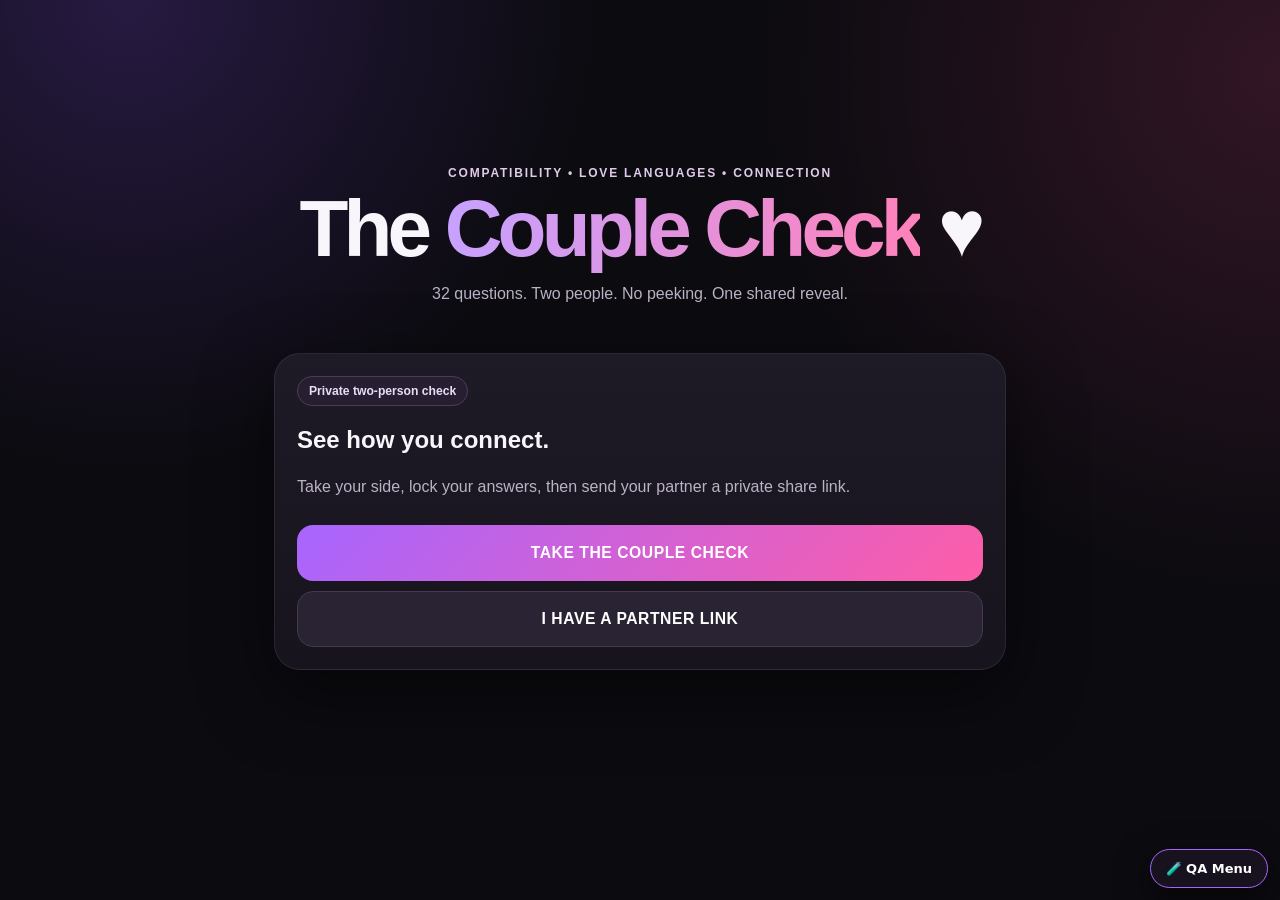
<file: qa.html>
<!doctype html>
<html lang="en">
<head>
  <meta charset="utf-8">
  <meta name="viewport" content="width=device-width,initial-scale=1,viewport-fit=cover">
  <meta name="theme-color" content="#0c0b10">
  <title>The Couple Check — QA</title>
  <meta http-equiv="refresh" content="0;url=./?qa=1">
  <script>location.replace('./?qa=1');</script>
</head>
<body style="margin:0;background:#0c0b10;color:#f8f5fb;font-family:system-ui,sans-serif;display:grid;place-items:center;min-height:100vh;text-align:center;padding:24px">
  <main>
    <h1>The Couple Check ♥</h1>
    <p>Opening QA mode…</p>
    <p><a href="./?qa=1" style="color:#d7b6ff">Open QA mode</a></p>
  </main>
</body>
</html>
</file>
<file: no-warning/styles.css>
:root{--bg:#090708;--panel:#120d0e;--panel2:#181011;--text:#f7f2ea;--muted:#b9aaa4;--red:#9f1722;--red2:#d22f3b;--line:rgba(255,255,255,.08);--glow:0 0 34px rgba(210,47,59,.2);font-family:Inter,ui-sans-serif,system-ui,-apple-system,BlinkMacSystemFont,"Segoe UI",sans-serif;color-scheme:dark}*{box-sizing:border-box}body{margin:0;min-height:100vh;background:radial-gradient(circle at top,#1d0b0e 0,#090708 38%,#060506 100%);color:var(--text);overflow-x:hidden}.ambient{position:fixed;pointer-events:none;border-radius:999px;filter:blur(80px);opacity:.17;z-index:-1}.ambient-one{width:260px;height:260px;background:#9f1722;top:-60px;right:-80px}.ambient-two{width:220px;height:220px;background:#55242b;bottom:8%;left:-100px}.app-shell{width:min(100%,760px);margin:0 auto;min-height:100vh;padding:clamp(20px,5vw,38px)}.screen{min-height:calc(100vh - 48px);display:flex;flex-direction:column;justify-content:center;animation:fade .28s ease}.brand{font-size:clamp(44px,12vw,86px);line-height:.88;letter-spacing:-.065em;margin:0}.eyebrow{font-size:.78rem;letter-spacing:.19em;text-transform:uppercase;color:#d9b0b2;font-weight:800}.subtitle{font-size:clamp(22px,5vw,34px);font-weight:800;letter-spacing:.04em;margin:.8rem 0}.lede{color:var(--muted);font-size:1.04rem;line-height:1.65;max-width:34rem}.tagline{margin-top:2rem;font-weight:900;letter-spacing:.14em}.stack{display:grid;gap:12px;margin-top:32px}.btn{border:0;border-radius:16px;padding:17px 20px;font-weight:900;letter-spacing:.08em;text-transform:uppercase;font-size:.92rem;cursor:pointer;transition:.2s transform,.2s box-shadow,.2s background}.btn:active{transform:scale(.985)}.btn-primary{background:linear-gradient(135deg,var(--red2),#76101a);color:white;box-shadow:var(--glow)}.btn-secondary{background:rgba(255,255,255,.05);color:var(--text);border:1px solid var(--line)}.btn-ghost{background:transparent;color:var(--muted);padding-inline:8px}.card{background:linear-gradient(180deg,rgba(255,255,255,.045),rgba(255,255,255,.018));border:1px solid var(--line);border-radius:24px;padding:clamp(20px,5vw,34px);box-shadow:0 18px 80px rgba(0,0,0,.22);backdrop-filter:blur(16px)}.topbar{display:flex;align-items:center;justify-content:space-between;gap:12px;margin-bottom:26px}.progress-wrap{flex:1}.progress-label{display:flex;justify-content:space-between;color:var(--muted);font-size:.78rem;margin-bottom:8px}.progress{height:7px;background:rgba(255,255,255,.07);border-radius:999px;overflow:hidden}.progress>span{display:block;height:100%;background:linear-gradient(90deg,#7c1019,#d22f3b);border-radius:999px;transition:width .3s ease}.section{color:#d9b0b2;text-transform:uppercase;letter-spacing:.16em;font-size:.76rem;font-weight:900}.question{font-size:clamp(26px,6.5vw,42px);line-height:1.06;letter-spacing:-.035em;margin:12px 0 24px}.hint{color:var(--muted);font-size:.9rem;margin-top:-10px;margin-bottom:18px}.options{display:grid;gap:10px}.option{width:100%;text-align:left;border:1px solid var(--line);background:rgba(255,255,255,.035);color:var(--text);padding:16px;border-radius:16px;font-size:1rem;line-height:1.35;cursor:pointer;transition:.2s}.option:hover,.option.selected{border-color:rgba(210,47,59,.7);background:rgba(159,23,34,.17);box-shadow:0 0 0 1px rgba(210,47,59,.13) inset}.navrow{display:flex;gap:10px;justify-content:space-between;margin-top:24px}.input{width:100%;border:1px solid var(--line);background:rgba(255,255,255,.04);color:var(--text);border-radius:16px;padding:16px;font-size:1rem;outline:none}.input:focus{border-color:#b52530;box-shadow:0 0 0 3px rgba(181,37,48,.13)}.lock-copy{font-size:clamp(30px,8vw,48px);line-height:1;letter-spacing:-.04em;margin:0 0 18px}.muted{color:var(--muted)}.linkbox{display:flex;gap:8px;align-items:center;background:#0c090a;border:1px solid var(--line);padding:10px 12px;border-radius:14px;word-break:break-all}.linkbox code{font-size:.78rem;flex:1}.share-row{display:flex;gap:8px;margin-top:10px}.share-row .btn{flex:1;padding:12px 14px;font-size:.78rem}.score{font-size:clamp(72px,20vw,128px);line-height:.88;letter-spacing:-.075em;font-weight:950;margin:.4rem 0}.dimensions{display:grid;gap:10px;margin-top:22px}.dim{display:grid;grid-template-columns:1fr auto;gap:8px;padding:14px 0;border-bottom:1px solid var(--line)}.result-section{margin-top:30px}.result-section h3{letter-spacing:.13em;text-transform:uppercase;font-size:.82rem;color:#d9b0b2}.challenge{padding:18px;border-radius:18px;border:1px solid var(--line);background:rgba(255,255,255,.035);margin-top:12px}.challenge strong{display:block;margin-bottom:8px}.boundary{border-left:3px solid var(--red2);padding:14px 16px;background:rgba(159,23,34,.09);border-radius:12px;margin-top:22px}.error{padding:16px;border-radius:14px;background:rgba(176,30,42,.12);border:1px solid rgba(210,47,59,.34)}@keyframes fade{from{opacity:0;transform:translateY(8px)}to{opacity:1;transform:none}}@media(min-width:680px){.screen{min-height:calc(100vh - 76px)}.stack.actions-inline{grid-template-columns:1fr 1fr}}
</file>
